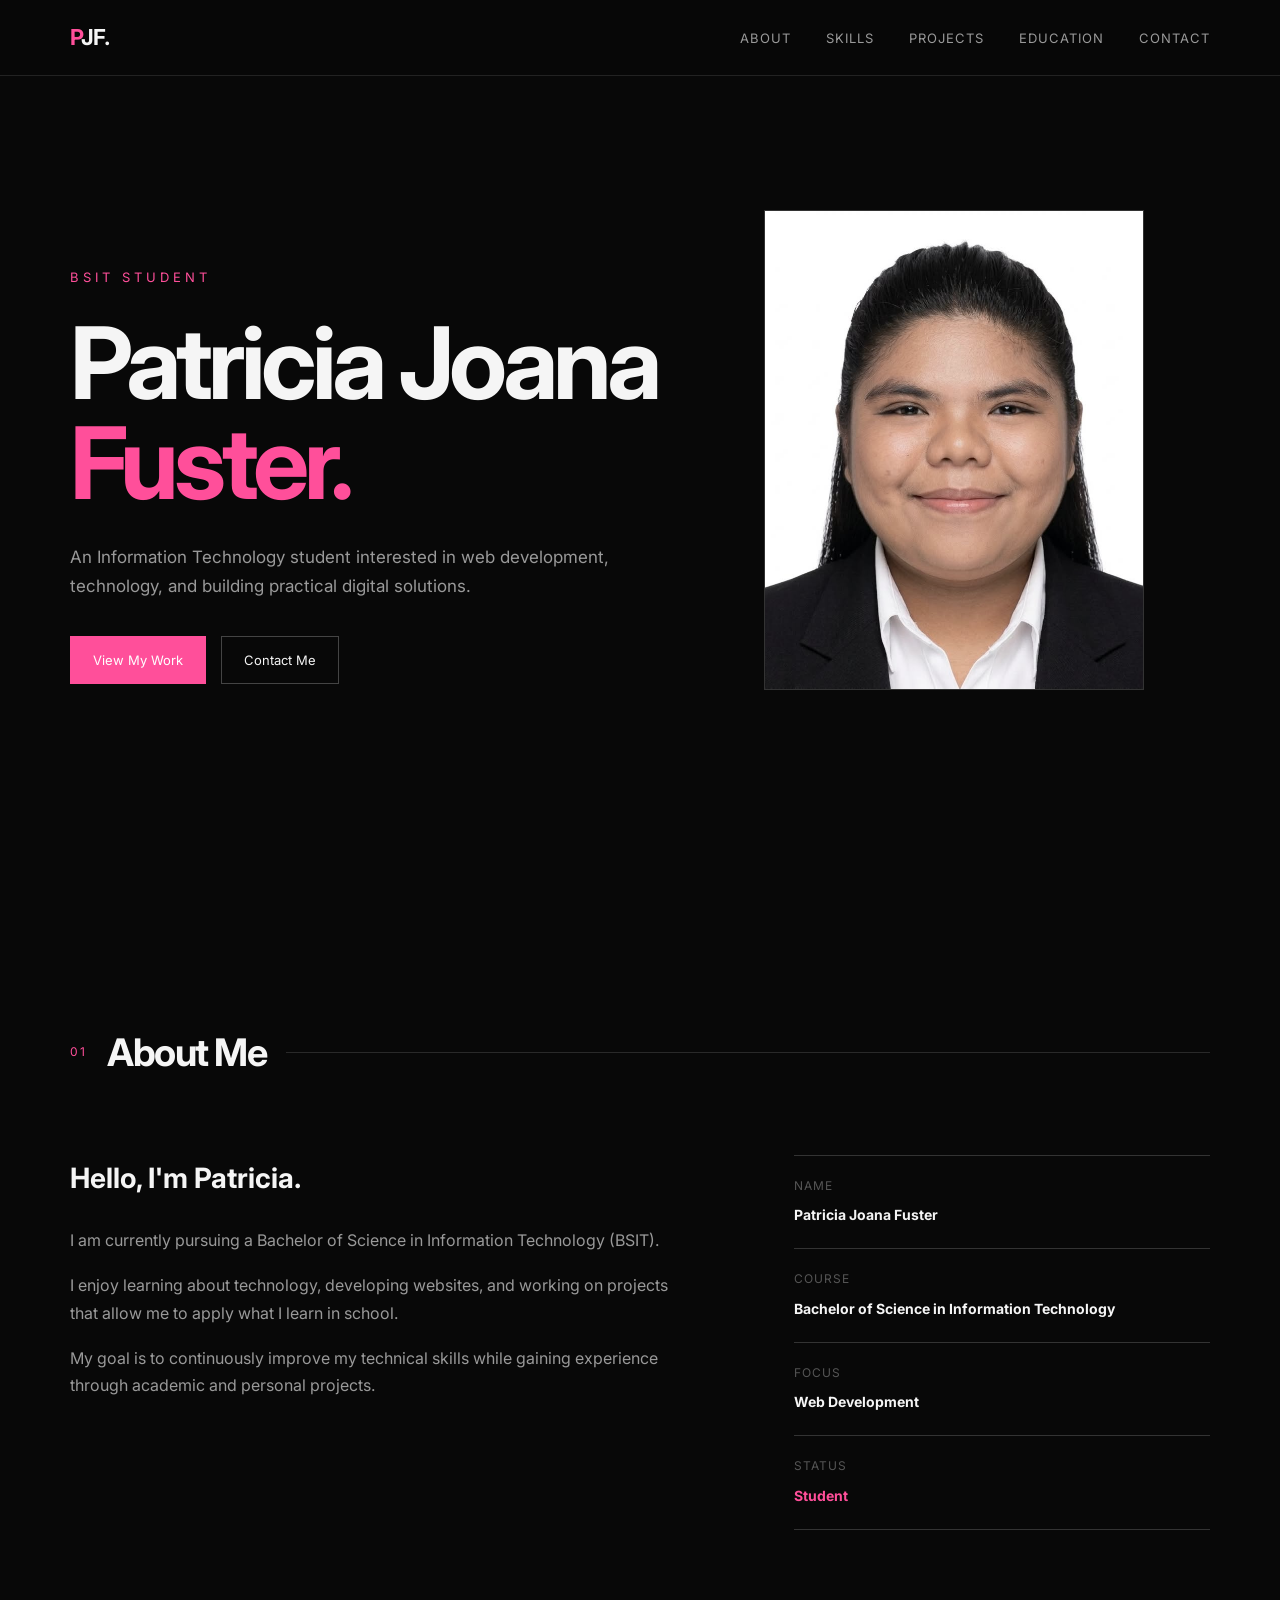
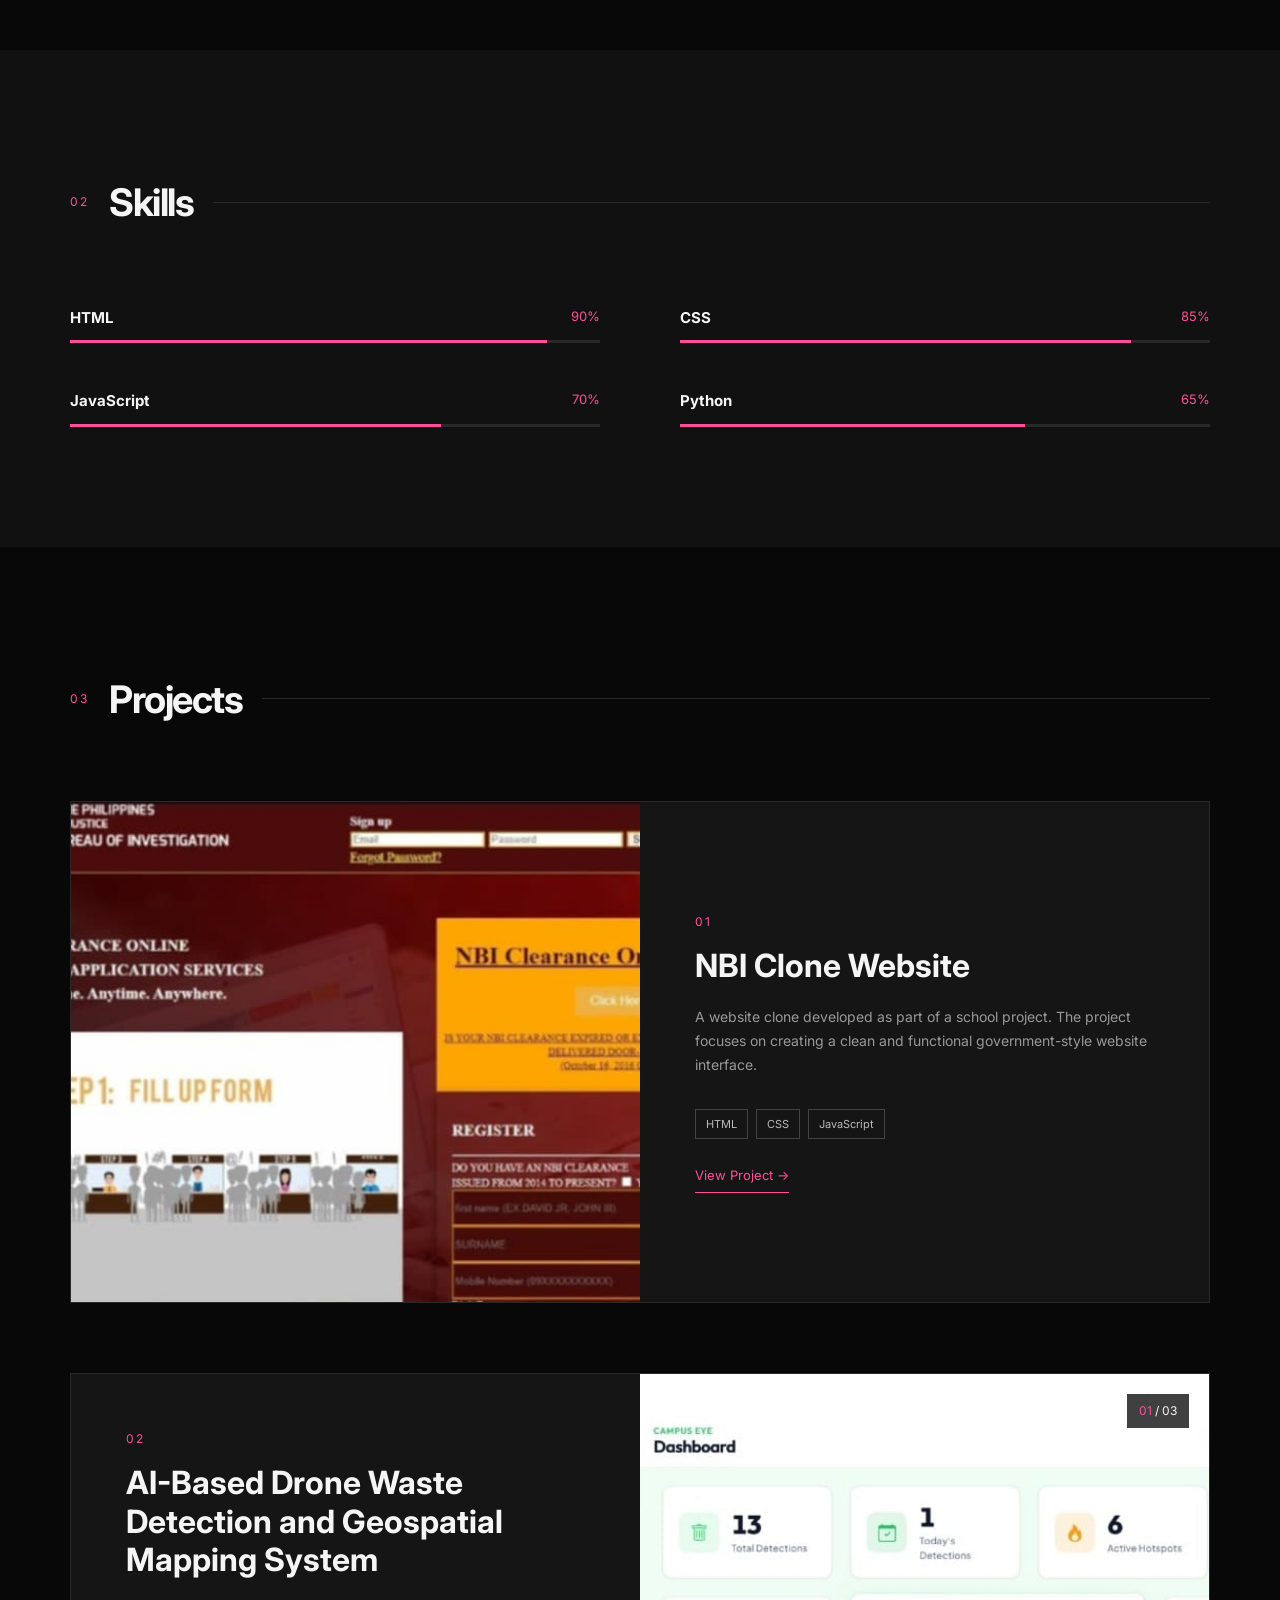
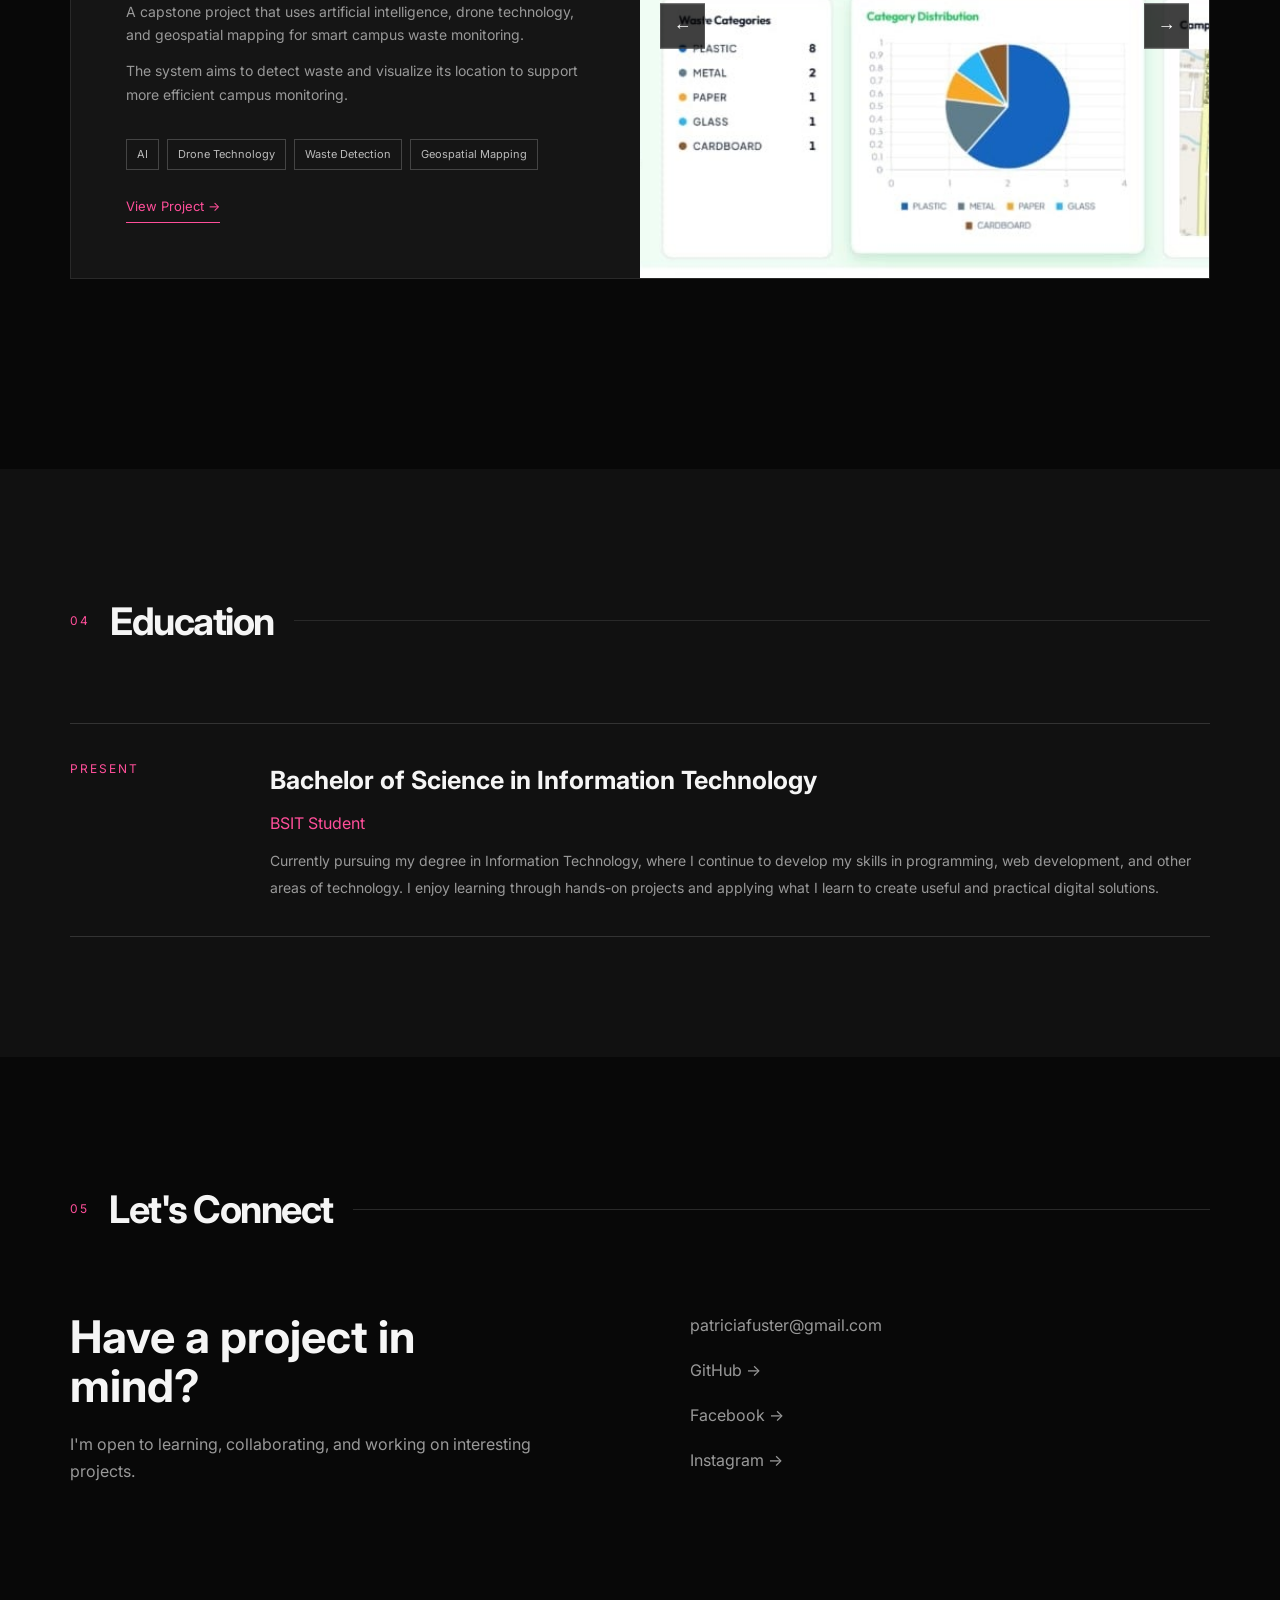
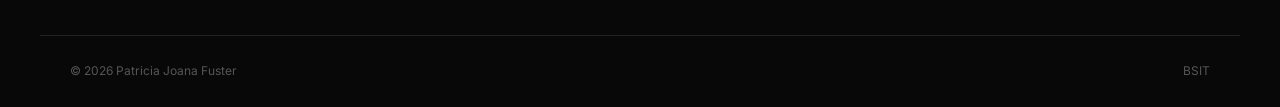
<file: index.html>
<!DOCTYPE html>
<html lang="en">

<head>
    <meta charset="UTF-8">

    <meta name="viewport"
          content="width=device-width, initial-scale=1.0">

    <title>Patricia Joana Fuster | BSIT Student</title>

    <link rel="stylesheet" href="style.css">
</head>

<body>

    <!-- =========================
         NAVIGATION
    ========================== -->

    <header>

        <nav class="navbar">

            <a href="#home" class="logo">
                PJF.
            </a>

            <ul class="nav-links">

                <li>
                    <a href="#about">About</a>
                </li>

                <li>
                    <a href="#skills">Skills</a>
                </li>

                <li>
                    <a href="#projects">Projects</a>
                </li>

                <li>
                    <a href="#education">Education</a>
                </li>

                <li>
                    <a href="#contact">Contact</a>
                </li>

            </ul>

        </nav>

    </header>



    <!-- =========================
         HERO
    ========================== -->

    <main>

        <section id="home" class="hero">

            <div class="hero-content">

                <p class="hero-label">
                    BSIT STUDENT
                </p>

                <h1>
                    Patricia Joana
                    <span>Fuster.</span>
                </h1>

                <p class="hero-description">
                    An Information Technology student interested
                    in web development, technology, and building
                    practical digital solutions.
                </p>

                <div class="hero-buttons">

                    <a href="#projects"
                       class="btn primary">
                        View My Work
                    </a>

                    <a href="#contact"
                       class="btn secondary">
                        Contact Me
                    </a>

                </div>

            </div>


           <div class="hero-photo">

    <img
        src="patricia.jpg"
        alt="Patricia Joana Fuster"
    >

</div>
        </section>



        <!-- =========================
             ABOUT
        ========================== -->

        <section id="about" class="section">

            <div class="section-heading">

                <span>01</span>

                <h2>About Me</h2>

            </div>


            <div class="about-grid">

                <div class="about-intro">

                    <h3>
                        Hello, I'm Patricia.
                    </h3>

                    <p>
                        I am currently pursuing a Bachelor of
                        Science in Information Technology (BSIT).
                    </p>

                    <p>
                        I enjoy learning about technology,
                        developing websites, and working on
                        projects that allow me to apply what
                        I learn in school.
                    </p>

                    <p>
                        My goal is to continuously improve my
                        technical skills while gaining experience
                        through academic and personal projects.
                    </p>

                </div>


                <div class="about-details">

                    <div class="detail-item">

                        <span>Name</span>

                        <strong>
                            Patricia Joana Fuster
                        </strong>

                    </div>


                    <div class="detail-item">

                        <span>Course</span>

                        <strong>
                            Bachelor of Science in
                            Information Technology
                        </strong>

                    </div>


                    <div class="detail-item">

                        <span>Focus</span>

                        <strong>
                            Web Development
                        </strong>

                    </div>


                    <div class="detail-item">

                        <span>Status</span>

                        <strong class="pink-text">
                            Student
                        </strong>

                    </div>

                </div>

            </div>

        </section>



        <!-- =========================
             SKILLS
        ========================== -->

        <section id="skills"
                 class="section dark-section">

            <div class="section-heading">

                <span>02</span>

                <h2>Skills</h2>

            </div>


            <div class="skills-grid">

                <div class="skill-item">

                    <div>
                        <h3>HTML</h3>
                        <span>90%</span>
                    </div>

                    <div class="skill-line">
                        <span style="width: 90%"></span>
                    </div>

                </div>


                <div class="skill-item">

                    <div>
                        <h3>CSS</h3>
                        <span>85%</span>
                    </div>

                    <div class="skill-line">
                        <span style="width: 85%"></span>
                    </div>

                </div>


                <div class="skill-item">

                    <div>
                        <h3>JavaScript</h3>
                        <span>70%</span>
                    </div>

                    <div class="skill-line">
                        <span style="width: 70%"></span>
                    </div>

                </div>


                <div class="skill-item">

                    <div>
                        <h3>Python</h3>
                        <span>65%</span>
                    </div>

                    <div class="skill-line">
                        <span style="width: 65%"></span>
                    </div>

                </div>

            </div>

        </section>



        <!-- =========================
             PROJECTS
        ========================== -->

        <section id="projects"
                 class="section">

            <div class="section-heading">

                <span>03</span>

                <h2>Projects</h2>

            </div>


            <!-- PROJECT 1 -->

            <article class="project">

                <div class="project-image">

                    <img src="nbi-clone.jpg"
                         alt="NBI Clone Website">

                </div>


                <div class="project-info">

                    <span class="project-number">
                        01
                    </span>

                    <h3>
                        NBI Clone Website
                    </h3>

                    <p>
                        A website clone developed as part of
                        a school project. The project focuses
                        on creating a clean and functional
                        government-style website interface.
                    </p>


                    <div class="tags">

                        <span>HTML</span>
                        <span>CSS</span>
                        <span>JavaScript</span>

                    </div>


                    <a href="#"
                       class="project-link">
                        View Project →
                    </a>

                </div>

            </article>



            <!-- PROJECT 2 -->

            <article class="project reverse">

                <div class="project-image">

                    <div class="carousel">

                        <img src="capstone-1.jpg"
                             class="capstone active"
                             alt="Capstone Project">

                        <img src="capstone-2.jpg"
                             class="capstone"
                             alt="Capstone Project">

                        <img src="capstone-3.jpg"
                             class="capstone"
                             alt="Capstone Project">


                        <button class="arrow prev"
                                onclick="changeImage(-1)">
                            ←
                        </button>

                        <button class="arrow next"
                                onclick="changeImage(1)">
                            →
                        </button>


                        <div class="image-count">

                            <span id="imageNumber">
                                01
                            </span>

                            / 03

                        </div>

                    </div>

                </div>


                <div class="project-info">

                    <span class="project-number">
                        02
                    </span>

                    <h3>
                        AI-Based Drone Waste Detection
                        and Geospatial Mapping System
                    </h3>

                    <p>
                        A capstone project that uses artificial
                        intelligence, drone technology, and
                        geospatial mapping for smart campus
                        waste monitoring.
                    </p>

                    <p>
                        The system aims to detect waste and
                        visualize its location to support
                        more efficient campus monitoring.
                    </p>


                    <div class="tags">

                        <span>AI</span>
                        <span>Drone Technology</span>
                        <span>Waste Detection</span>
                        <span>Geospatial Mapping</span>

                    </div>


                    <a href="#"
                       class="project-link">
                        View Project →
                    </a>

                </div>

            </article>

        </section>



        <!-- =========================
             EDUCATION
        ========================== -->

        <section id="education"
                 class="section dark-section">

            <div class="section-heading">

                <span>04</span>

                <h2>Education</h2>

            </div>


            <div class="education">

                <div class="education-year">
                    PRESENT
                </div>

                <div>

                    <h3>
                        Bachelor of Science in
                        Information Technology
                    </h3>

                    <p>
                        BSIT Student
                    </p>

                    <span>
                        Currently pursuing my degree in Information Technology, where I continue to develop my skills in programming, web development, and other areas of technology. I enjoy learning through hands-on projects and applying what I learn to create useful and practical digital solutions.
                    </span>

                </div>

            </div>

        </section>



        <!-- =========================
             CONTACT
        ========================== -->

        <section id="contact"
                 class="section contact">

            <div class="section-heading">

                <span>05</span>

                <h2>Let's Connect</h2>

            </div>


            <div class="contact-content">

                <div>

                    <h3>
                        Have a project
                        in mind?
                    </h3>

                    <p>
                        I'm open to learning, collaborating,
                        and working on interesting projects.
                    </p>

                </div>


                <div class="contact-links">

                    <a href="mailto:your-email@gmail.com">
                        patriciafuster@gmail.com
                    </a>

                    <a href="#" target="_blank">
                        GitHub →
                    </a>

                    <a href="#" target="_blank">
                        Facebook →
                    </a>

                    <a href="#" target="_blank">
                        Instagram →
                    </a>

                </div>

            </div>

        </section>

    </main>



    <!-- =========================
         FOOTER
    ========================== -->

    <footer>

        <span>
            © 2026 Patricia Joana Fuster
        </span>

        <span>
            BSIT
        </span>

    </footer>


    <script src="script.js"></script>

</body>

</html>
</file>
<file: style.css>
@import url('https://fonts.googleapis.com/css2?family=Inter:wght@400;500;600;700&display=swap');


/* =====================================
   VARIABLES
===================================== */

:root {

    --black: #080808;
    --black-light: #111111;
    --black-card: #151515;

    --white: #f5f5f5;
    --gray: #999999;
    --gray-dark: #555555;

    --pink: #ff4f9a;
    --pink-dark: #d9367b;

}


/* =====================================
   RESET
===================================== */

* {

    margin: 0;
    padding: 0;

    box-sizing: border-box;

}

html {

    scroll-behavior: smooth;

}

body {

    background: var(--black);

    color: var(--white);

    font-family: "Inter", sans-serif;

    line-height: 1.7;

    overflow-x: hidden;

}

a {

    text-decoration: none;

    color: inherit;

}

img {

    display: block;

    max-width: 100%;

}


/* =====================================
   SELECTION
===================================== */

::selection {

    background: var(--pink);

    color: white;

}


/* =====================================
   NAVIGATION
===================================== */

header {

    position: fixed;

    top: 0;
    left: 0;

    width: 100%;

    z-index: 1000;

    background:
        rgba(8, 8, 8, 0.92);

    backdrop-filter: blur(12px);

    border-bottom:
        1px solid #222;

}

.navbar {

    max-width: 1200px;

    height: 75px;

    margin: auto;

    padding: 0 30px;

    display: flex;

    align-items: center;

    justify-content: space-between;

}

.logo {

    font-size: 22px;

    font-weight: 700;

    letter-spacing: -1px;

}

.logo::first-letter {

    color: var(--pink);

}

.nav-links {

    display: flex;

    list-style: none;

    gap: 35px;

}

.nav-links a {

    color: #999;

    font-size: 13px;

    text-transform: uppercase;

    letter-spacing: 1px;

    transition: 0.3s;

}

.nav-links a:hover {

    color: var(--pink);

}


/* =====================================
   HERO
===================================== */

.hero {

    min-height: 100vh;

    max-width: 1200px;

    margin: auto;

    padding:
        150px 30px
        100px;

    display: flex;

    align-items: center;

    position: relative;

}

.hero-content {

    max-width: 850px;

}

.hero-label {

    color: var(--pink);

    font-size: 13px;

    letter-spacing: 4px;

    margin-bottom: 25px;

}

.hero h1 {

    font-size:
        clamp(55px, 8vw, 100px);

    line-height: 1;

    letter-spacing: -5px;

    margin-bottom: 30px;

}

.hero h1 span {

    color: var(--pink);

}

.hero-description {

    color: var(--gray);

    font-size: 17px;

    max-width: 600px;

    margin-bottom: 35px;

}

.hero-buttons {

    display: flex;

    gap: 15px;

}

.btn {

    padding:
        12px 22px;

    border: 1px solid #444;

    font-size: 13px;

    transition: 0.3s;

}

.btn.primary {

    background: var(--pink);

    border-color: var(--pink);

    color: white;

}

.btn.primary:hover {

    background: var(--pink-dark);

    transform: translateY(-3px);

}

.btn.secondary:hover {

    border-color: var(--pink);

    color: var(--pink);

    transform: translateY(-3px);

}

.hero-number {

    position: absolute;

    right: 30px;

    bottom: 80px;

    color: #333;

    font-size: 80px;

    font-weight: 700;

}


/* =====================================
   SECTIONS
===================================== */

.section {

    max-width: 1200px;

    margin: auto;

    padding:
        120px 30px;

}

.dark-section {

    max-width: none;

    padding-left:
        max(30px, calc((100% - 1140px) / 2));

    padding-right:
        max(30px, calc((100% - 1140px) / 2));

    background: var(--black-light);

}


/* =====================================
   SECTION HEADING
===================================== */

.section-heading {

    display: flex;

    align-items: center;

    gap: 20px;

    margin-bottom: 70px;

}

.section-heading span {

    color: var(--pink);

    font-size: 12px;

    letter-spacing: 2px;

}

.section-heading h2 {

    font-size: 38px;

    letter-spacing: -1.5px;

}

.section-heading::after {

    content: "";

    height: 1px;

    flex: 1;

    background: #292929;

}


/* =====================================
   ABOUT
===================================== */

.about-grid {

    display: grid;

    grid-template-columns:
        1.2fr 0.8fr;

    gap: 100px;

}

.about-intro h3 {

    font-size: 28px;

    margin-bottom: 25px;

}

.about-intro p {

    color: var(--gray);

    max-width: 650px;

    margin-bottom: 18px;

}

.about-details {

    border-top:
        1px solid #333;

}

.detail-item {

    padding: 20px 0;

    border-bottom:
        1px solid #333;

}

.detail-item span {

    display: block;

    color: var(--gray-dark);

    font-size: 12px;

    text-transform: uppercase;

    letter-spacing: 1px;

    margin-bottom: 5px;

}

.detail-item strong {

    font-size: 14px;

}

.pink-text {

    color: var(--pink);

}


/* =====================================
   SKILLS
===================================== */

.skills-grid {

    display: grid;

    grid-template-columns:
        1fr 1fr;

    gap:
        45px 80px;

}

.skill-item > div:first-child {

    display: flex;

    justify-content: space-between;

    margin-bottom: 10px;

}

.skill-item h3 {

    font-size: 15px;

}

.skill-item span {

    color: var(--pink);

    font-size: 13px;

}

.skill-line {

    height: 3px;

    background: #292929;

}

.skill-line span {

    display: block;

    height: 100%;

    background: var(--pink);

    animation: skillLoad 1.5s ease;

}

@keyframes skillLoad {

    from {

        width: 0 !important;

    }

}


/* =====================================
   PROJECTS
===================================== */

.project {

    display: grid;

    grid-template-columns:
        1fr 1fr;

    min-height: 500px;

    border:
        1px solid #292929;

    margin-bottom: 70px;

    background: var(--black-card);

}

.project.reverse .project-image {

    order: 2;

}

.project.reverse .project-info {

    order: 1;

}

.project-image {

    min-height: 500px;

    position: relative;

    overflow: hidden;

    background: #111;

}

.project-image > img {

    width: 100%;

    height: 100%;

    object-fit: cover;

    transition: 0.5s;

}

.project:hover
.project-image > img {

    transform: scale(1.03);

}

.project-info {

    padding: 55px;

    display: flex;

    flex-direction: column;

    justify-content: center;

}

.project-number {

    color: var(--pink);

    font-size: 12px;

    letter-spacing: 2px;

    margin-bottom: 15px;

}

.project-info h3 {

    font-size: 32px;

    line-height: 1.2;

    margin-bottom: 20px;

}

.project-info p {

    color: var(--gray);

    font-size: 14px;

    margin-bottom: 12px;

}

.tags {

    display: flex;

    flex-wrap: wrap;

    gap: 8px;

    margin:
        20px 0 25px;

}

.tags span {

    border:
        1px solid #444;

    padding:
        5px 10px;

    color: #bbb;

    font-size: 11px;

}

.project-link {

    color: var(--pink);

    font-size: 13px;

    width: fit-content;

    border-bottom:
        1px solid var(--pink);

    padding-bottom: 5px;

    transition: 0.3s;

}

.project-link:hover {

    padding-left: 5px;

}


/* =====================================
   CAROUSEL
===================================== */

.carousel {

    position: absolute;

    inset: 0;

}

.capstone {

    position: absolute;

    inset: 0;

    width: 100%;

    height: 100%;

    object-fit: cover;

    opacity: 0;

    transition:
        opacity 0.5s ease;

}

.capstone.active {

    opacity: 1;

}

.arrow {

    position: absolute;

    top: 50%;

    transform:
        translateY(-50%);

    width: 45px;

    height: 45px;

    border:
        1px solid #555;

    background:
        rgba(0, 0, 0, 0.75);

    color: white;

    cursor: pointer;

    font-size: 18px;

    transition: 0.3s;

    z-index: 5;

}

.arrow:hover {

    background: var(--pink);

    border-color: var(--pink);

}

.arrow.prev {

    left: 20px;

}

.arrow.next {

    right: 20px;

}

.image-count {

    position: absolute;

    top: 20px;

    right: 20px;

    background:
        rgba(0, 0, 0, 0.75);

    padding:
        7px 12px;

    font-size: 12px;

    z-index: 5;

}

.image-count span {

    color: var(--pink);

}


/* =====================================
   EDUCATION
===================================== */

.education {

    display: grid;

    grid-template-columns:
        150px 1fr;

    gap: 50px;

    padding:
        35px 0;

    border-top:
        1px solid #333;

    border-bottom:
        1px solid #333;

}

.education-year {

    color: var(--pink);

    font-size: 12px;

    letter-spacing: 2px;

}

.education h3 {

    font-size: 25px;

    margin-bottom: 8px;

}

.education p {

    color: var(--pink);

    margin-bottom: 10px;

}

.education span {

    color: var(--gray);

    font-size: 14px;

}


/* =====================================
   CONTACT
===================================== */

.contact {

    padding-bottom: 150px;

}

.contact-content {

    display: grid;

    grid-template-columns:
        1fr 1fr;

    gap: 100px;

}

.contact-content h3 {

    font-size: 45px;

    line-height: 1.1;

    max-width: 450px;

    margin-bottom: 20px;

}

.contact-content p {

    color: var(--gray);

    max-width: 500px;

}

.contact-links {

    display: flex;

    flex-direction: column;

    align-items: flex-start;

    gap: 18px;

}

.contact-links a {

    color: var(--gray);

    font-size: 16px;

    transition: 0.3s;

}

.contact-links a:hover {

    color: var(--pink);

    transform: translateX(5px);

}


/* =====================================
   FOOTER
===================================== */

footer {

    border-top:
        1px solid #222;

    max-width: 1200px;

    margin: auto;

    padding:
        25px 30px;

    display: flex;

    justify-content: space-between;

    color: #555;

    font-size: 12px;

}


/* =====================================
   RESPONSIVE
===================================== */

@media (max-width: 800px) {

    .nav-links {

        gap: 12px;

    }

    .nav-links a {

        font-size: 10px;

    }

    .hero h1 {

        letter-spacing: -3px;

    }

    .hero-number {

        display: none;

    }

    .about-grid,
    .contact-content {

        grid-template-columns: 1fr;

        gap: 50px;

    }

    .skills-grid {

        grid-template-columns: 1fr;

    }

    .project,
    .project.reverse {

        grid-template-columns: 1fr;

    }

    .project.reverse .project-image,
    .project.reverse .project-info {

        order: initial;

    }

    .project-image {

        min-height: 350px;

    }

    .project-info {

        padding: 35px;

    }

}


@media (max-width: 550px) {

    .navbar {

        padding: 0 20px;

    }

    .nav-links {

        display: none;

    }

    .hero {

        padding-left: 20px;

        padding-right: 20px;

    }

    .section {

        padding:
            90px 20px;

    }

    .dark-section {

        padding-left: 20px;

        padding-right: 20px;

    }

    .section-heading h2 {

        font-size: 30px;

    }

    .hero h1 {

        font-size: 55px;

    }

    .hero-buttons {

        flex-direction: column;

        align-items: flex-start;

    }

    .contact-content h3 {

        font-size: 35px;

    }

    .education {

        grid-template-columns: 1fr;

        gap: 10px;

    }

    footer {

        padding-left: 20px;

        padding-right: 20px;

    }

}
/* =====================================
   HERO PROFILE PHOTO
===================================== */

.hero-photo {
    position: absolute;

    right: 8%;

    top: 50%;

    transform: translateY(-50%);

    width: 380px;

    height: 480px;

    overflow: hidden;

    border: 1px solid #333;

    background: #111;

}


/* IMAGE */

.hero-photo img {

    width: 100%;

    height: 100%;

    object-fit: cover;

    object-position: center;

    filter: grayscale(15%);

    transition: 0.5s ease;

}


/* PINK HOVER EFFECT */

.hero-photo::after {

    content: "";

    position: absolute;

    inset: 0;

    border: 1px solid rgba(255, 79, 154, 0);

    transition: 0.5s ease;

}


.hero-photo:hover img {

    transform: scale(1.03);

}


.hero-photo:hover::after {

    border-color:
        rgba(255, 79, 154, 0.7);

}


/* =====================================
   MAKE HERO TEXT STAY IN FRONT
===================================== */

.hero-content {

    position: relative;

    z-index: 2;

}


/* =====================================
   MOBILE
===================================== */

@media (max-width: 1000px) {

    .hero-photo {

        position: relative;

        top: auto;

        right: auto;

        transform: none;

        width: 280px;

        height: 350px;

        margin-top: 60px;

    }

    .hero {

        flex-direction: column;

        align-items: flex-start;

    }

}
</file>
